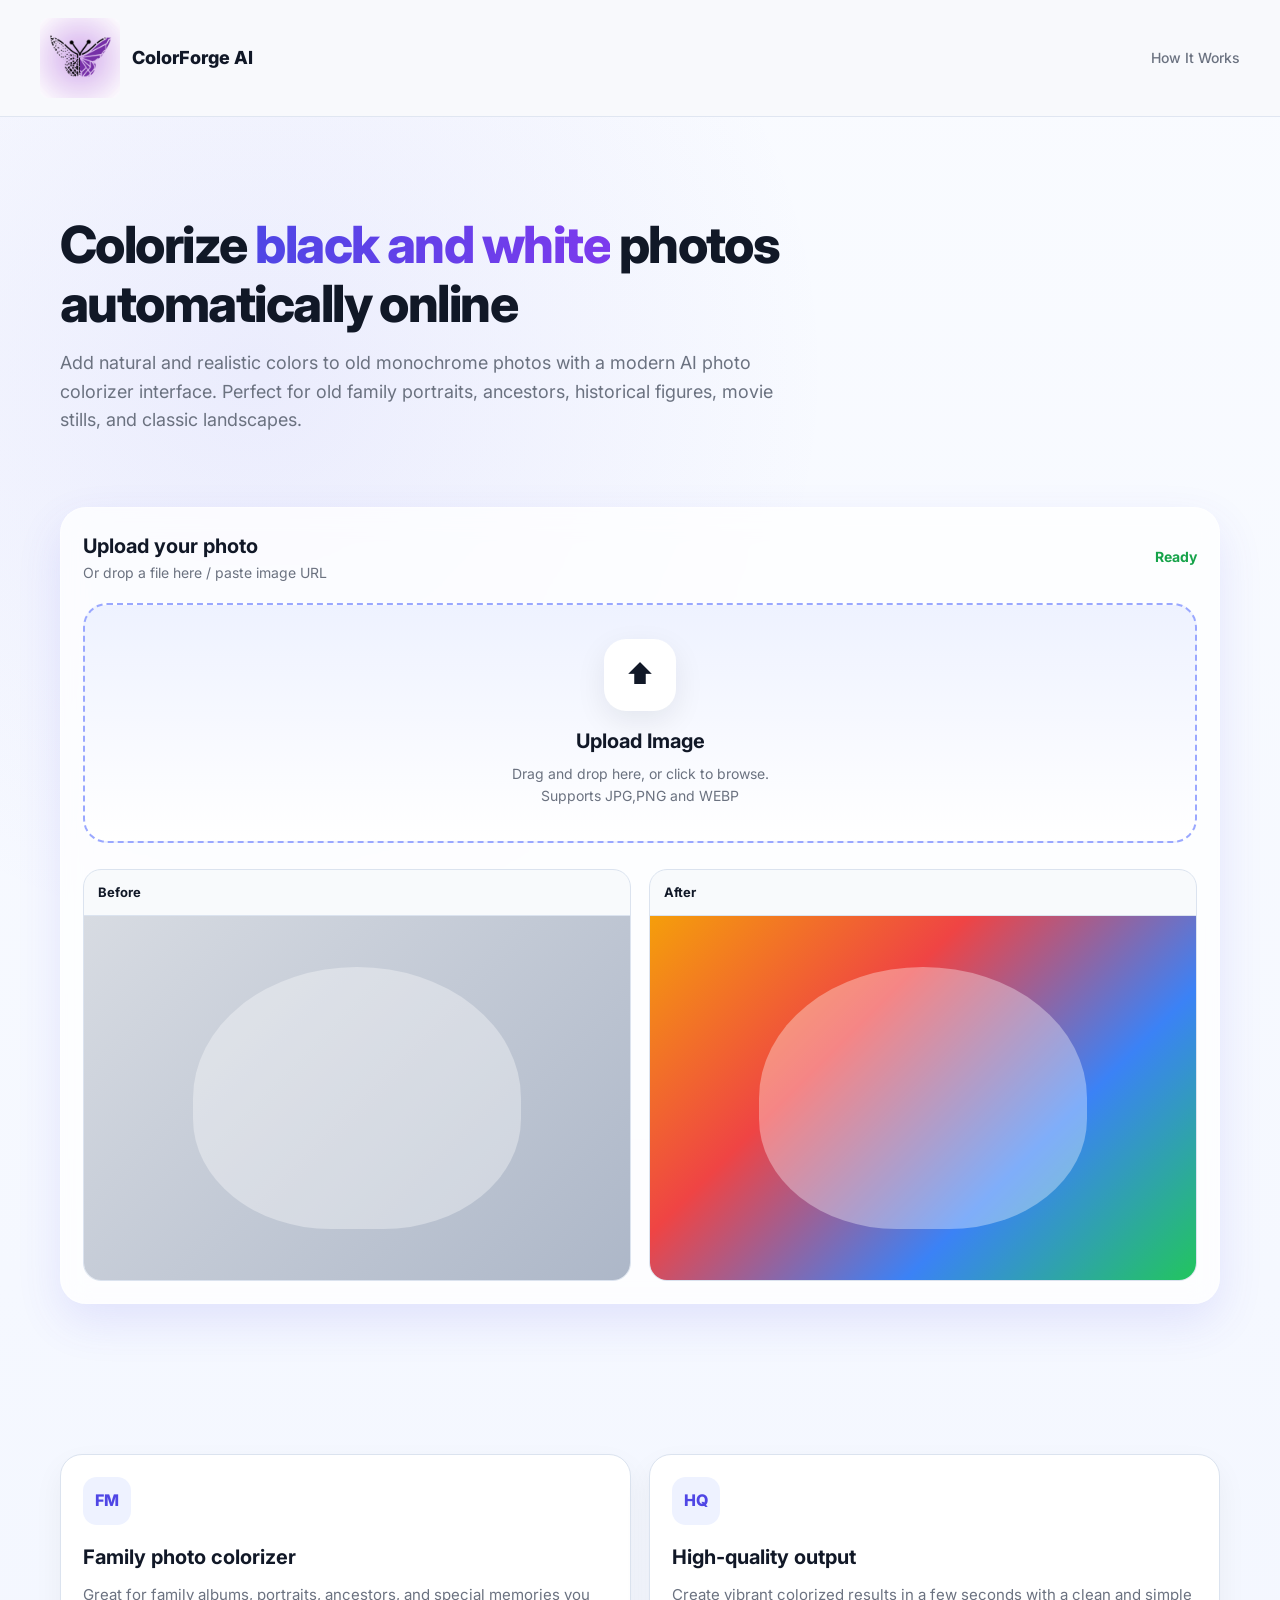
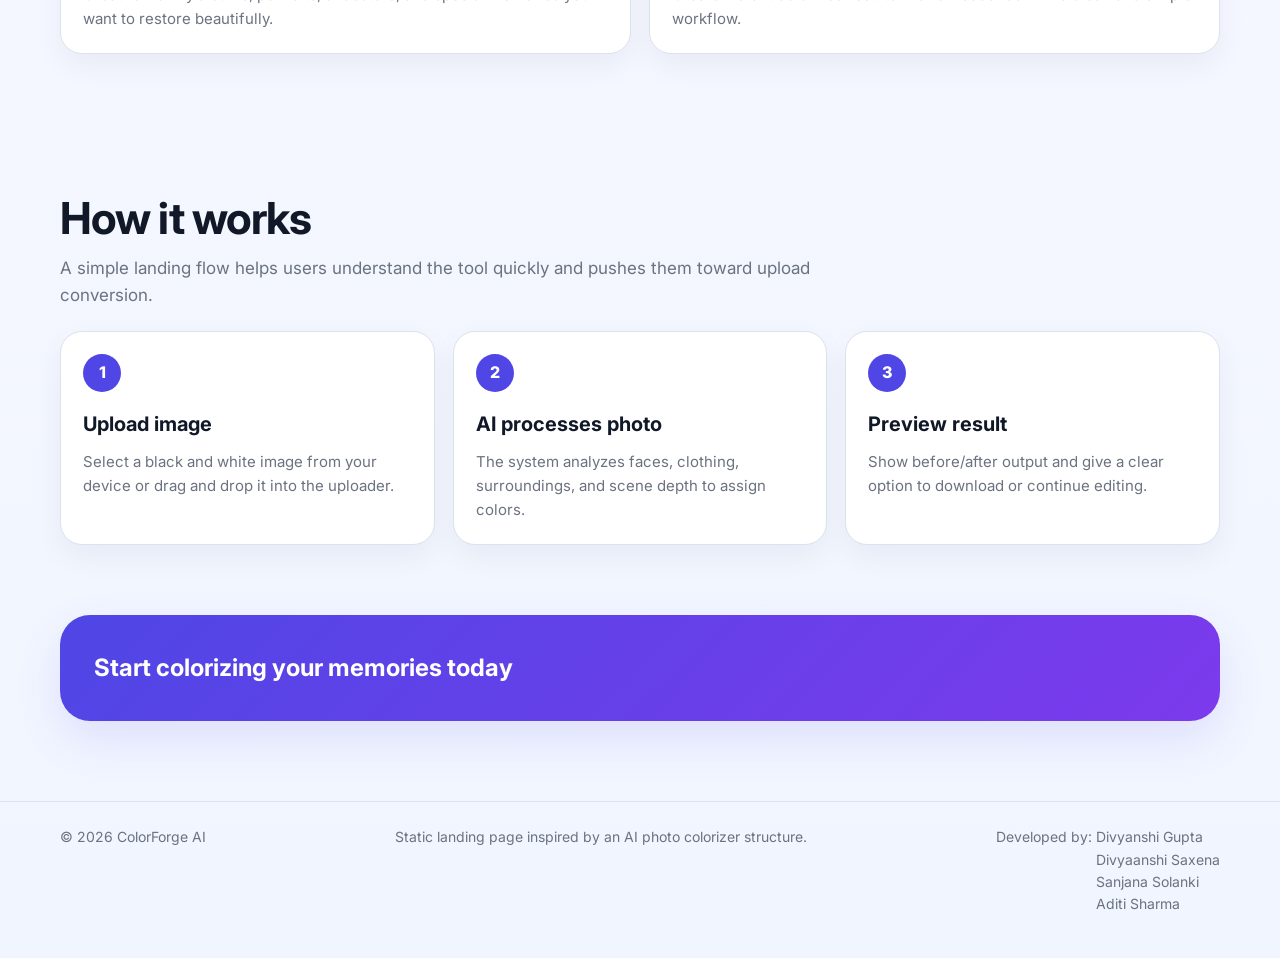
<file: Frontend/index.html>
<!DOCTYPE html>
<html lang="en" data-theme="light">
<head>
  <meta charset="UTF-8" />
 <meta name="viewport" content="width=device-width, initial-scale=1.0">
  <title>AI Photo Colorizer</title>

  <link rel="preconnect" href="https://fonts.googleapis.com">
  <link rel="preconnect" href="https://fonts.gstatic.com" crossorigin>
  <link href="https://fonts.googleapis.com/css2?family=Inter:wght@400;500;600;700;800&display=swap" rel="stylesheet">
    <link rel="stylesheet" href="style.css" />
</head> 
<body>
   

  <header class="navbar">
    <div class="container nav-inner">
     <div class="logo">
  <img src="logo.jpeg" alt="logo" class="logo-img">
  <div>ColorForge AI</div>
</div>
      <nav class="nav-links">
        <a href="#how">How It Works</a>
      </nav>

     
    </div>
  </header>
  <main>
    <section class="hero">
      <div class="container hero-grid">
        <div>
         <h1>
  Colorize <span>black and white</span> photos automatically online
</h1>
          <p>
            Add natural and realistic colors to old monochrome photos with a modern AI photo colorizer interface.
            Perfect for old family portraits, ancestors, historical figures, movie stills, and classic landscapes.
          </p>

         
        </div>

        <div class="upload-card" id="upload">
          <div class="upload-head">
            <div>
              <h3>Upload your photo</h3>
              <p style="color: var(--muted); font-size: 14px;">Or drop a file here / paste image URL</p>
            </div>
            <div class="status" id="statusText">Ready</div>
          </div>

          <div class="dropzone" id="dropzone">
            <div class="drop-icon">⬆</div>
            <strong>Upload Image</strong>
            <p>Drag and drop here, or click to browse.</p>
            <p>Supports JPG,PNG and WEBP</p>
            <input type="file" id="fileInput" accept="image/*" hidden />
          </div>

         

          <div class="compare">
            <div class="compare-box">
              <div class="label">Before</div>
              <div class="art before"></div>
            </div>
            <div class="compare-box">
              <div class="label">After</div>
              <div class="art after"></div>
            </div>
          </div>
        </div>
      </div>
    </section>

    <section class="section">
      <div class="container">
        <div class="grid-2">
          <div class="card">
            <div class="card-icon">FM</div>
            <h3>Family photo colorizer</h3>
            <p>
              Great for family albums, portraits, ancestors, and special memories you want to restore beautifully.
            </p>
          </div>

          <div class="card">
            <div class="card-icon">HQ</div>
            <h3>High-quality output</h3>
            <p>
              Create vibrant colorized results in a few seconds with a clean and simple workflow.
            </p>
          </div>
        </div>
      </div>
    </section>

    <section class="section steps" id="how">
      <div class="container">
        <div class="section-title">
          <h2>How it works</h2>
          <p>
            A simple landing flow helps users understand the tool quickly and pushes them toward upload conversion.
          </p>
        </div>

        <div class="grid-3">
          <div class="card">
            <div class="step-no">1</div>
            <h3>Upload image</h3>
            <p>Select a black and white image from your device or drag and drop it into the uploader.</p>
          </div>

          <div class="card">
            <div class="step-no">2</div>
            <h3>AI processes photo</h3>
            <p>The system analyzes faces, clothing, surroundings, and scene depth to assign colors.</p>
          </div>

          <div class="card">
            <div class="step-no">3</div>
            <h3>Preview result</h3>
            <p>Show before/after output and give a clear option to download or continue editing.</p>
          </div>
        </div>
      </div>
    </section>

    <section class="cta">
      <div class="container">
        <div class="cta-box">
          <div>
            <h2>Start colorizing your memories today</h2>
          </div> 
        </div>
      </div>
    </section>
  </main>

  <footer>
    <div class="container footer-inner">
      <div>© 2026 ColorForge AI</div>
      <div>Static landing page inspired by an AI photo colorizer structure.</div>
      <div>Developed by: Divyanshi Gupta <br>
        &nbsp; &nbsp; &nbsp; &nbsp; &nbsp; &nbsp;&nbsp;&nbsp;&nbsp;&nbsp;&nbsp;&nbsp;&nbsp;&nbsp;&nbsp;&nbsp;&nbsp;&nbsp;&nbsp; Divyaanshi Saxena<br>
        &nbsp; &nbsp; &nbsp; &nbsp; &nbsp; &nbsp;&nbsp;&nbsp;&nbsp;&nbsp;&nbsp;&nbsp;&nbsp;&nbsp;&nbsp;&nbsp;&nbsp;&nbsp;&nbsp; Sanjana Solanki<br>
        &nbsp; &nbsp; &nbsp; &nbsp; &nbsp; &nbsp;&nbsp;&nbsp;&nbsp;&nbsp;&nbsp;&nbsp;&nbsp;&nbsp;&nbsp;&nbsp;&nbsp;&nbsp;&nbsp; Aditi Sharma<br>
        
       
      </div>
    </div>
  </footer>
   <script src="script.js"></script>
</body>
</html>
</file>
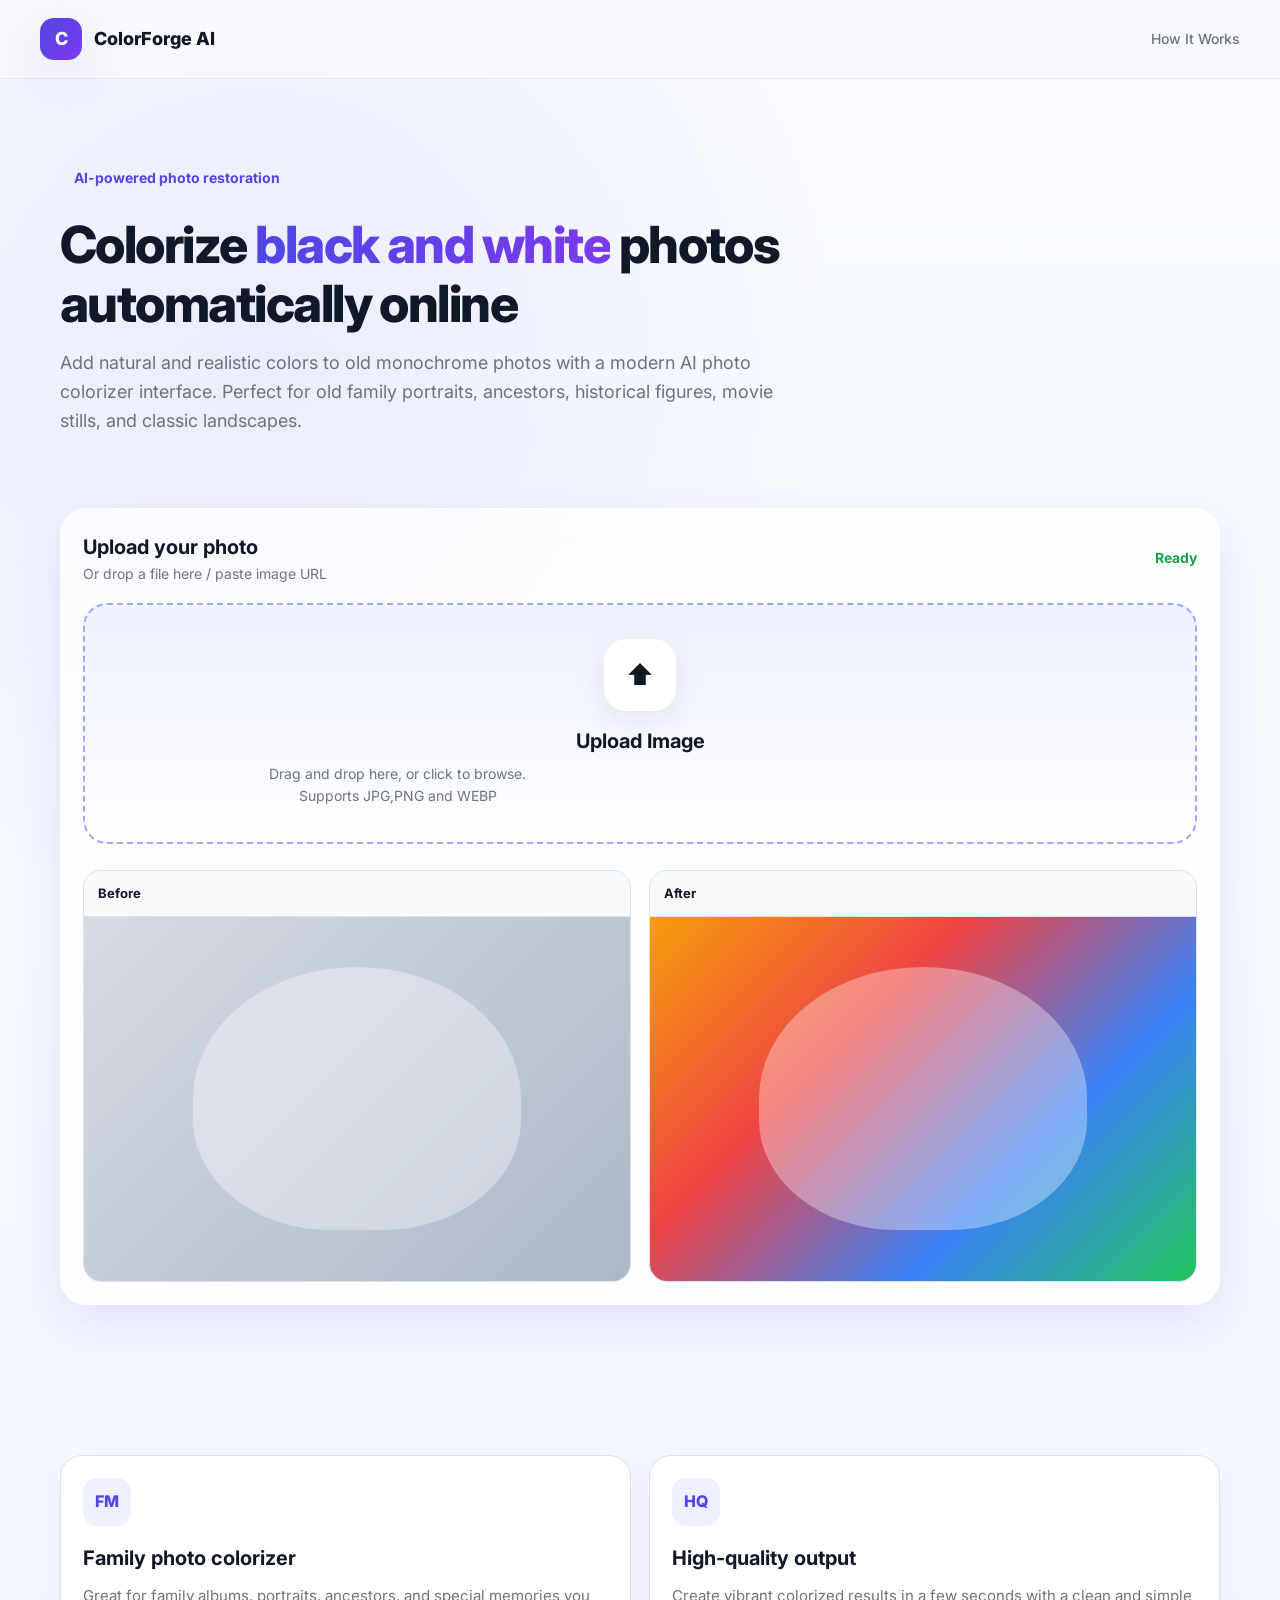
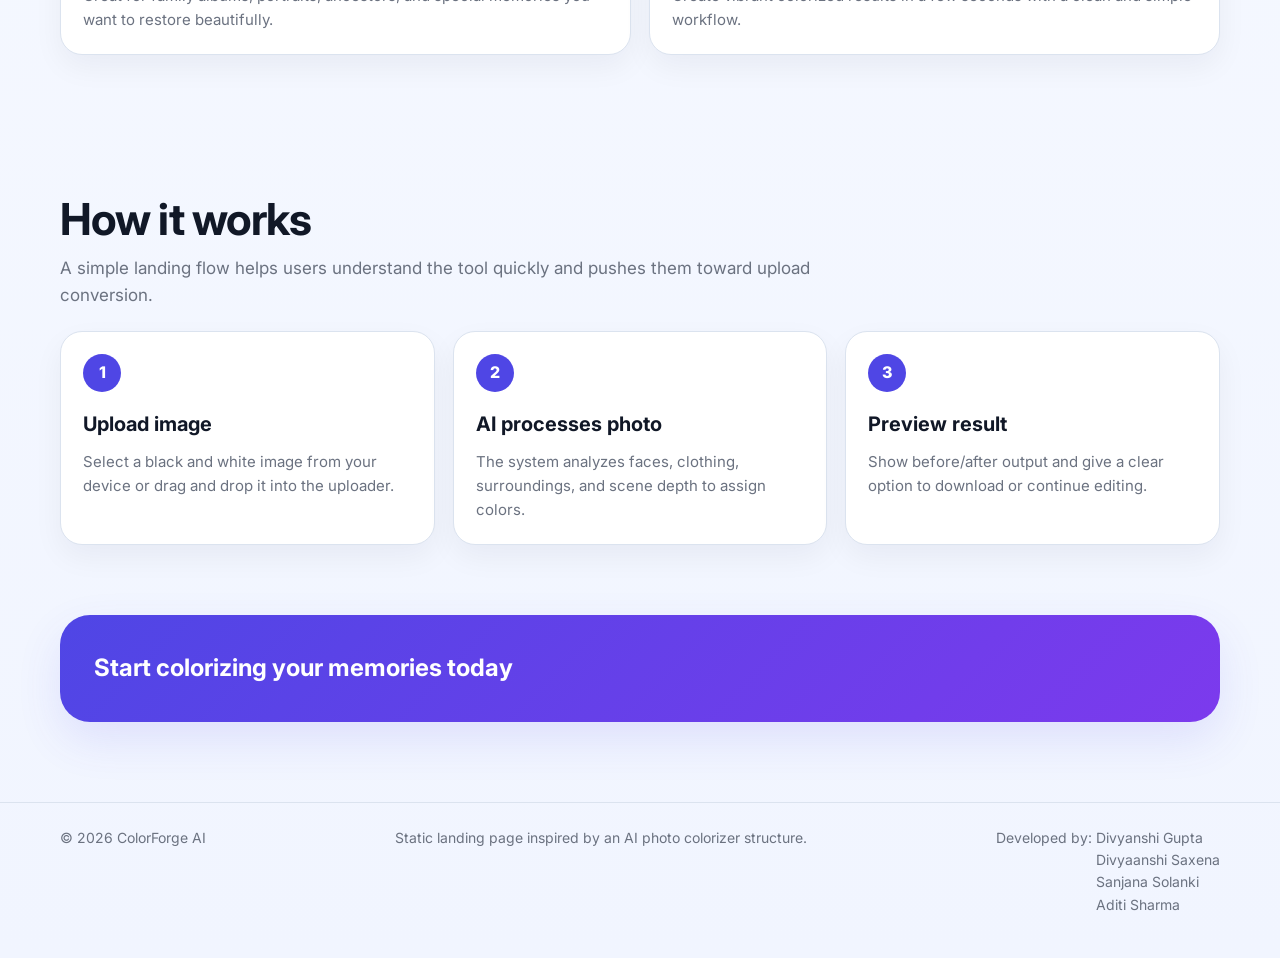
<file: Divyanshi_Gupta/frontend.html>
<!DOCTYPE html>
<html lang="en" data-theme="light">
<head>
  <meta charset="UTF-8" />
 <meta name="viewport" content="width=device-width, initial-scale=1.0">
  <title>AI Photo Colorizer</title>

  <link rel="preconnect" href="https://fonts.googleapis.com">
  <link rel="preconnect" href="https://fonts.gstatic.com" crossorigin>
  <link href="https://fonts.googleapis.com/css2?family=Inter:wght@400;500;600;700;800&display=swap" rel="stylesheet">

  <style>
    :root {
      --bg: #f7f9fc;
      --card: #ffffff;
      --soft: #eef2ff;
      --text: #111827;
      --muted: #6b7280;
      --border: #dbe3ef;
      --primary: #4f46e5;
      --primary-dark: #4338ca;
      --success: #16a34a;
      --radius: 18px;
      --shadow: 0 18px 45px rgba(79, 70, 229, 0.12);
      --container: 1180px;
    }

    * {
      box-sizing: border-box;
      margin: 0;
      padding: 0;
    }

    html {
      scroll-behavior: smooth;
    }

    body {
      font-family: "Inter", sans-serif;
        background: linear-gradient(180deg, #f9fbff 0%, #f1f5ff 100%);
      color: var(--text);
      line-height: 1.6;
    }

    img {
      max-width: 100%;
      display: block;
    }

    a {
      text-decoration: none;
      color: inherit;
    }

   .container{
  width: 100%;
  max-width: 1200px;
  margin: 0 auto;
  padding: 0 20px;
}
    .navbar {
      position: sticky;
      top: 0;
      z-index: 50;
      background: rgba(247, 249, 252, 0.88);
      backdrop-filter: blur(14px);
      border-bottom: 1px solid rgba(219, 227, 239, 0.8);
    }

    .nav-inner {
      display: flex;
      align-items: center;
      justify-content: space-between;
      padding: 18px 0;
      gap: 20px;
    }

    .logo {
      display: flex;
      align-items: center;
      gap: 12px;
      font-weight: 800;
      font-size: 18px;
    }

    .logo-badge {
      width: 42px;
      height: 42px;
      border-radius: 14px;
      background: linear-gradient(135deg, #4f46e5, #7c3aed);
      color: white;
      display: grid;
      place-items: center;
      box-shadow: var(--shadow);
    }

    .nav-links {
      display: flex;
      gap: 24px;
      color: var(--muted);
      font-size: 14px;
      font-weight: 500;
    }

    .nav-btn {
      background: var(--primary);
      color: white;
      padding: 12px 18px;
      border-radius: 999px;
      font-weight: 700;
      border: none;
      cursor: pointer;
    }
    .hero {
  padding: 100px 0 80px;
  background: radial-gradient(circle at 20% 20%, rgba(79,70,229,0.08), transparent 40%);
  width:100%;
}
.upload-card {
  width: 100%;
}



    .hero-grid {
      display: grid;
     grid-template-columns: 1fr;
      gap: 32px;
      align-items: center;
      
    }

    .tag {
      display: inline-flex;
      align-items: center;
      gap: 8px;
      background: var(--soft);
      color: var(--primary);
      padding: 8px 14px;
      border-radius: 999px;
      font-weight: 700;
      font-size: 14px;
    }

   h1 {
   font-size: clamp(36px, 4vw, 52px);
  font-weight: 800;
  letter-spacing: -0.03em;
  line-height: 1.15;
  margin: 18px 0 16px;
  max-width: 28ch;   /* was 20ch → now more natural */
}
.hero-grid > div:first-child {
  margin-top: -20px;
}
 h1 span {
  background: linear-gradient(90deg, #4f46e5, #7c3aed);
  -webkit-background-clip: text;
  -webkit-text-fill-color: transparent;
}
    .hero p {
      color: var(--muted);
      font-size: 18px;
      max-width: 65ch;
    }


    .btn {
      padding: 14px 22px;
      border-radius: 999px;
      font-weight: 700;
      border: none;
      cursor: pointer;
      transition: 0.2s ease;
    }

    .btn-primary {
      background: var(--primary);
      color: white;
      box-shadow: var(--shadow);
    }

    .btn-primary:hover {
      background: var(--primary-dark);
    }

    .btn-secondary {
      background: white;
      color: var(--text);
      border: 1px solid var(--border);
    }

    .upload-card {
      background: rgba(255,255,255,0.75);
      backdrop-filter: blur(14px);
      border: 1px solid rgba(255,255,255,0.4);  
      border-radius: 26px;
      padding: 22px;
      box-shadow: var(--shadow);
      margin-top: 40px;
       width: 100%;
    }

    .upload-head {
      display: flex;
      justify-content: space-between;
      align-items: center;
      margin-bottom: 18px;
      gap: 12px;
    }

    .upload-head h3 {
      font-size: 20px;
    }

    .status {
      color: var(--success);
      font-weight: 700;
      font-size: 14px;
    }

    .dropzone {
      border: 2px dashed #9aa8ff;
      border-radius: 24px;
      padding: 34px 20px;
      text-align: center;
      background: linear-gradient(180deg, #eef2ff 0%, #ffffff 100%);
      cursor: pointer;
      transition: 0.2s ease;
    }

    .dropzone:hover {
      transform: translateY(-2px);
    }

    .drop-icon {
      width: 72px;
      height: 72px;
      border-radius: 22px;
      display: grid;
      place-items: center;
      background: white;
      box-shadow: 0 10px 30px rgba(17, 24, 39, 0.08);
      margin: 0 auto 14px;
      font-size: 28px;
    }

    .dropzone strong {
      display: block;
      font-size: 20px;
      margin-bottom: 6px;
    }

    .dropzone p {
      color: var(--muted);
      font-size: 14px;
    }

    .demo-links {
      margin-top: 16px;
      color: var(--muted);
      font-size: 14px;
    }


    .compare {
  display: grid;
  grid-template-columns: 1fr 1fr;
  gap: 18px;
  margin-top: 26px;
}

    .compare-box {
      background: #f8fafc;
      border: 1px solid var(--border);
      border-radius: 18px;
      overflow: hidden;
    }

    .compare-box .label {
      padding: 12px 14px;
      font-size: 13px;
      font-weight: 700;
      border-bottom: 1px solid var(--border);
    }

    .art {
  aspect-ratio: 3/2;   /* bigger height */
  min-height: 220px;   /* force size */
  position: relative;
}

    .art.before {
      background: linear-gradient(135deg, #d7dbe2, #adb7c8);
    }

    .art.after {
      background: linear-gradient(135deg, #f59e0b, #ef4444 35%, #3b82f6 68%, #22c55e);
    }

    .art::before {
      content: "";
      position: absolute;
      inset: 14% 20%;
      border-radius: 50% 50% 42% 42%;
      background: rgba(255, 255, 255, 0.35);
    }

    .section {
      padding: 70px 0;
    }

    .section-title {
      margin-bottom: 22px;
      max-width: 760px;
    }

    .section-title h2 {
      font-size: clamp(30px, 4vw, 44px);
      line-height: 1.1;
      letter-spacing: -0.02em;
      margin-bottom: 12px;
    }

    .section-title p {
      color: var(--muted);
      font-size: 17px;
    }

    .grid-3 {
      display: grid;
      grid-template-columns: repeat(3, 1fr);
      gap: 18px;
    }

    .grid-2 {
      display: grid;
      grid-template-columns: repeat(2, 1fr);
      gap: 18px;
    }

    .card {
      background: white;
      border: 1px solid var(--border);
      border-radius: 22px;
      padding: 22px;
      box-shadow: 0 12px 30px rgba(17, 24, 39, 0.05);
    }

    .card-icon {
      width: 48px;
      height: 48px;
      border-radius: 14px;
      background: var(--soft);
      color: var(--primary);
      display: grid;
      place-items: center;
      font-weight: 800;
      margin-bottom: 16px;
    }

    .card h3 {
      margin-bottom: 10px;
      font-size: 20px;
    }

    .card p {
      color: var(--muted);
      font-size: 15px;
    }

    .steps .step-no {
      width: 38px;
      height: 38px;
      border-radius: 50%;
      display: grid;
      place-items: center;
      background: var(--primary);
      color: white;
      font-weight: 800;
      margin-bottom: 16px;
    }

    .cta {
      padding-bottom: 80px;
    }

    .cta-box {
      background: linear-gradient(135deg, #4f46e5, #7c3aed);
      color: white;
      padding: 34px;
      border-radius: 30px;
      display: flex;
      align-items: center;
      justify-content: space-between;
      gap: 18px;
      box-shadow: var(--shadow);
    }
    .cta-box p {
      color: rgba(255,255,255,0.88);
      margin-top: 10px;
      max-width: 58ch;
    }

    .cta-box .btn-secondary {
      background: white;
      border: none;
    }

    footer {
      border-top: 1px solid var(--border);
      padding: 24px 0 42px;
      color: var(--muted);
      font-size: 14px;
    }

    .footer-inner {
      display: flex;
      justify-content: space-between;
      gap: 16px;
      flex-wrap: wrap;
    }

    @media (max-width: 980px) {
      .grid-3,
      .grid-2,
      .compare,
      .cta-box,
      .hero-grid{
        grid-template-columns: 1fr;
        flex-direction: column;
        align-items: flex-start;
      }

      .nav-links {
        display: none;
      }

      h1 {
        max-width: 100%;
      }
    }

    @media (max-width: 640px) {
      .hero {
        padding-top: 48px;
      }

      .hero-actions .btn,
      .nav-btn {
        width: 100%;
        text-align: center;
      }

      .upload-card {
        padding: 16px;
      }

      .dropzone {
        padding: 24px 16px;
      }
      .hero-container{
  width:100%;
  max-width:1180px;
  margin-inline:auto;
  padding-inline:16px;
}
.compare-box {
  background: #f8fafc;
  border: 1px solid var(--border);
  border-radius: 18px;
  overflow: hidden;
  padding: 6px;
}
.dropzone:hover {
  transform: translateY(-3px) scale(1.01);
  box-shadow: 0 12px 30px rgba(79,70,229,0.15);
}
.compare {
  width: 100%;
}
.upload-card {
  margin-top: 40px;
}
.hero-grid {
  text-align: center;
}
    }
  </style>
</head>
<body>

  <header class="navbar">
    <div class="container nav-inner">
      <div class="logo">
        <div class="logo-badge">C</div>
        <div>ColorForge AI</div>
      </div>

      <nav class="nav-links">
        <a href="#how">How It Works</a>
      </nav>

     
    </div>
  </header>

  <main>
    <section class="hero">
      <div class="container hero-grid">
        <div>
          <div class="tag">AI-powered photo restoration</div>
         <h1>
  Colorize <span>black and white</span> photos automatically online
</h1>
          <p>
            Add natural and realistic colors to old monochrome photos with a modern AI photo colorizer interface.
            Perfect for old family portraits, ancestors, historical figures, movie stills, and classic landscapes.
          </p>

         
        </div>

        <div class="upload-card" id="upload">
          <div class="upload-head">
            <div>
              <h3>Upload your photo</h3>
              <p style="color: var(--muted); font-size: 14px;">Or drop a file here / paste image URL</p>
            </div>
            <div class="status" id="statusText">Ready</div>
          </div>

          <div class="dropzone" id="dropzone">
            <div class="drop-icon">⬆</div>
            <strong>Upload Image</strong>
            <p>Drag and drop here, or click to browse.</p>
            <p>Supports JPG,PNG and WEBP</p>
            <input type="file" id="fileInput" accept="image/*" hidden />
          </div>

         

          <div class="compare">
            <div class="compare-box">
              <div class="label">Before</div>
              <div class="art before"></div>
            </div>
            <div class="compare-box">
              <div class="label">After</div>
              <div class="art after"></div>
            </div>
          </div>
        </div>
      </div>
    </section>

    <section class="section">
      <div class="container">
        <div class="grid-2">
          <div class="card">
            <div class="card-icon">FM</div>
            <h3>Family photo colorizer</h3>
            <p>
              Great for family albums, portraits, ancestors, and special memories you want to restore beautifully.
            </p>
          </div>

          <div class="card">
            <div class="card-icon">HQ</div>
            <h3>High-quality output</h3>
            <p>
              Create vibrant colorized results in a few seconds with a clean and simple workflow.
            </p>
          </div>
        </div>
      </div>
    </section>

    <section class="section steps" id="how">
      <div class="container">
        <div class="section-title">
          <h2>How it works</h2>
          <p>
            A simple landing flow helps users understand the tool quickly and pushes them toward upload conversion.
          </p>
        </div>

        <div class="grid-3">
          <div class="card">
            <div class="step-no">1</div>
            <h3>Upload image</h3>
            <p>Select a black and white image from your device or drag and drop it into the uploader.</p>
          </div>

          <div class="card">
            <div class="step-no">2</div>
            <h3>AI processes photo</h3>
            <p>The system analyzes faces, clothing, surroundings, and scene depth to assign colors.</p>
          </div>

          <div class="card">
            <div class="step-no">3</div>
            <h3>Preview result</h3>
            <p>Show before/after output and give a clear option to download or continue editing.</p>
          </div>
        </div>
      </div>
    </section>

    <section class="cta">
      <div class="container">
        <div class="cta-box">
          <div>
            <h2>Start colorizing your memories today</h2>
          </div> 
        </div>
      </div>
    </section>
  </main>

  <footer>
    <div class="container footer-inner">
      <div>© 2026 ColorForge AI</div>
      <div>Static landing page inspired by an AI photo colorizer structure.</div>
      <div>Developed by: Divyanshi Gupta <br>
        &nbsp; &nbsp; &nbsp; &nbsp; &nbsp; &nbsp;&nbsp;&nbsp;&nbsp;&nbsp;&nbsp;&nbsp;&nbsp;&nbsp;&nbsp;&nbsp;&nbsp;&nbsp;&nbsp; Divyaanshi Saxena<br>
        &nbsp; &nbsp; &nbsp; &nbsp; &nbsp; &nbsp;&nbsp;&nbsp;&nbsp;&nbsp;&nbsp;&nbsp;&nbsp;&nbsp;&nbsp;&nbsp;&nbsp;&nbsp;&nbsp; Sanjana Solanki<br>
        &nbsp; &nbsp; &nbsp; &nbsp; &nbsp; &nbsp;&nbsp;&nbsp;&nbsp;&nbsp;&nbsp;&nbsp;&nbsp;&nbsp;&nbsp;&nbsp;&nbsp;&nbsp;&nbsp; Aditi Sharma<br>
        
       
      </div>
    </div>
  </footer>

  <script>
    const dropzone = document.getElementById("dropzone");
    const fileInput = document.getElementById("fileInput");
    const statusText = document.getElementById("statusText");

    dropzone.addEventListener("click", () => fileInput.click());

    fileInput.addEventListener("change", () => {
      const file = fileInput.files[0];
      if (file) {
        statusText.textContent = "Selected: " + file.name;
      }
    });

    ["dragenter", "dragover"].forEach(eventName => {
      dropzone.addEventListener(eventName, e => {
        e.preventDefault();
        dropzone.style.borderColor = "#4f46e5";
      });
    });

    ["dragleave", "drop"].forEach(eventName => {
      dropzone.addEventListener(eventName, e => {
        e.preventDefault();
        dropzone.style.borderColor = "#9aa8ff";
      });
    });

    dropzone.addEventListener("drop", e => {
      const files = e.dataTransfer.files;
      if (files.length > 0) {
        fileInput.files = files;
        statusText.textContent = "Selected: " + files[0].name;
      }
    });
  </script>
</body>
</html>
</file>
<file: Frontend/style.css>
:root {
      --bg: #f7f9fc;
      --card: #ffffff;
      --soft: #eef2ff;
      --text: #111827;
      --muted: #6b7280;
      --border: #dbe3ef;
      --primary: #4f46e5;
      --primary-dark: #4338ca;
      --success: #16a34a;
      --radius: 18px;
      --shadow: 0 18px 45px rgba(79, 70, 229, 0.12);
      --container: 1180px;
    }
 .logo-img {
  width: 80px;
  height: 80px;
  object-fit: cover;   /* contain ki jagah yeh better hai corners ke liye */
  border-radius: 8px;  /* adjust karo: 6px, 10px, 50% (circle) */
}
    * {
      box-sizing: border-box;
      margin: 0;
      padding: 0;
    }

    html {
      scroll-behavior: smooth;
    }

    body {
      font-family: "Inter", sans-serif;
        background: linear-gradient(180deg, #f9fbff 0%, #f1f5ff 100%);
      color: var(--text);
      line-height: 1.6;
    }

    img {
      max-width: 100%;
      display: block;
    }

    a {
      text-decoration: none;
      color: inherit;
    }

   .container{
  width: 100%;
  max-width: 1200px;
  margin: 0 auto;
  padding: 0 20px;
}
    .navbar {
      position: sticky;
      top: 0;
      z-index: 50;
      background: rgba(247, 249, 252, 0.88);
      backdrop-filter: blur(14px);
      border-bottom: 1px solid rgba(219, 227, 239, 0.8);
    }

    .nav-inner {
      display: flex;
      align-items: center;
      justify-content: space-between;
      padding: 18px 0;
      gap: 20px;
    }

    .logo {
      display: flex;
      align-items: center;
      gap: 12px;
      font-weight: 800;
      font-size: 18px;
    }

    .logo-badge {
      width: 42px;
      height: 42px;
      border-radius: 14px;
      background: linear-gradient(135deg, #4f46e5, #7c3aed);
      color: white;
      display: grid;
      place-items: center;
      box-shadow: var(--shadow);
    }

    .nav-links {
      display: flex;
      gap: 24px;
      color: var(--muted);
      font-size: 14px;
      font-weight: 500;
    }

    .nav-btn {
      background: var(--primary);
      color: white;
      padding: 12px 18px;
      border-radius: 999px;
      font-weight: 700;
      border: none;
      cursor: pointer;
    }
    .hero {
  padding: 100px 0 80px;
  background: radial-gradient(circle at 20% 20%, rgba(79,70,229,0.08), transparent 40%);
  width:100%;
}
.upload-card {
  width: 100%;
}



    .hero-grid {
      display: grid;
     grid-template-columns: 1fr;
      gap: 32px;
      align-items: center;
      
    }

    .tag {
      display: inline-flex;
      align-items: center;
      gap: 8px;
      background: var(--soft);
      color: var(--primary);
      padding: 8px 14px;
      border-radius: 999px;
      font-weight: 700;
      font-size: 14px;
    }

   h1 {
   font-size: clamp(36px, 4vw, 52px);
  font-weight: 800;
  letter-spacing: -0.03em;
  line-height: 1.15;
  margin: 18px 0 16px;
  max-width: 28ch;   /* was 20ch → now more natural */
}
.hero-grid > div:first-child {
  margin-top: -20px;
}
  h1 span {
  background: linear-gradient(90deg, #4f46e5, #7c3aed);
  background-clip: text;
  -webkit-background-clip: text;
  color: transparent;
}

    .hero p {
      color: var(--muted);
      font-size: 18px;
      max-width: 65ch;
    }


    .btn {
      padding: 14px 22px;
      border-radius: 999px;
      font-weight: 700;
      border: none;
      cursor: pointer;
      transition: 0.2s ease;
    }

    .btn-primary {
      background: var(--primary);
      color: white;
      box-shadow: var(--shadow);
    }

    .btn-primary:hover {
      background: var(--primary-dark);
    }

    .btn-secondary {
      background: white;
      color: var(--text);
      border: 1px solid var(--border);
    }

    .upload-card {
      background: rgba(255,255,255,0.75);
      backdrop-filter: blur(14px);
      border: 1px solid rgba(255,255,255,0.4);  
      border-radius: 26px;
      padding: 22px;
      box-shadow: var(--shadow);
      margin-top: 40px;
       width: 100%;
    }

    .upload-head {
      display: flex;
      justify-content: space-between;
      align-items: center;
      margin-bottom: 18px;
      gap: 12px;
    }

    .upload-head h3 {
      font-size: 20px;
    }

    .status {
      color: var(--success);
      font-weight: 700;
      font-size: 14px;
    }

    .dropzone {
      border: 2px dashed #9aa8ff;
      border-radius: 24px;
      padding: 34px 20px;
      text-align: center;
      background: linear-gradient(180deg, #eef2ff 0%, #ffffff 100%);
      cursor: pointer;
      transition: 0.2s ease;
      display: flex;
      flex-direction: column;
      align-items: center;   /* horizontal center */
      justify-content: center; /* vertical balance */
    }

    .dropzone:hover {
      transform: translateY(-2px);
    }

    .drop-icon {
      width: 72px;
      height: 72px;
      border-radius: 22px;
      display: grid;
      place-items: center;
      background: white;
      box-shadow: 0 10px 30px rgba(17, 24, 39, 0.08);
      margin: 0 auto 14px;
      font-size: 28px;
    }

    .dropzone strong {
      display: block;
      font-size: 20px;
      margin-bottom: 6px;
    }

    .dropzone p {
      color: var(--muted);
      font-size: 14px;
    }

    .demo-links {
      margin-top: 16px;
      color: var(--muted);
      font-size: 14px;
    }


    .compare {
  display: grid;
  grid-template-columns: 1fr 1fr;
  gap: 18px;
  margin-top: 26px;
}

    .compare-box {
      background: #f8fafc;
      border: 1px solid var(--border);
      border-radius: 18px;
      overflow: hidden;
    }

    .compare-box .label {
      padding: 12px 14px;
      font-size: 13px;
      font-weight: 700;
      border-bottom: 1px solid var(--border);
    }

    .art {
  aspect-ratio: 3/2;   /* bigger height */
  min-height: 220px;   /* force size */
  position: relative;
}

    .art.before {
      background: linear-gradient(135deg, #d7dbe2, #adb7c8);
    }

    .art.after {
      background: linear-gradient(135deg, #f59e0b, #ef4444 35%, #3b82f6 68%, #22c55e);
    }

    .art::before {
      content: "";
      position: absolute;
      inset: 14% 20%;
      border-radius: 50% 50% 42% 42%;
      background: rgba(255, 255, 255, 0.35);
    }

    .section {
      padding: 70px 0;
    }

    .section-title {
      margin-bottom: 22px;
      max-width: 760px;
    }

    .section-title h2 {
      font-size: clamp(30px, 4vw, 44px);
      line-height: 1.1;
      letter-spacing: -0.02em;
      margin-bottom: 12px;
    }

    .section-title p {
      color: var(--muted);
      font-size: 17px;
    }

    .grid-3 {
      display: grid;
      grid-template-columns: repeat(3, 1fr);
      gap: 18px;
    }

    .grid-2 {
      display: grid;
      grid-template-columns: repeat(2, 1fr);
      gap: 18px;
    }

    .card {
      background: white;
      border: 1px solid var(--border);
      border-radius: 22px;
      padding: 22px;
      box-shadow: 0 12px 30px rgba(17, 24, 39, 0.05);
    }

    .card-icon {
      width: 48px;
      height: 48px;
      border-radius: 14px;
      background: var(--soft);
      color: var(--primary);
      display: grid;
      place-items: center;
      font-weight: 800;
      margin-bottom: 16px;
    }

    .card h3 {
      margin-bottom: 10px;
      font-size: 20px;
    }

    .card p {
      color: var(--muted);
      font-size: 15px;
    }

    .steps .step-no {
      width: 38px;
      height: 38px;
      border-radius: 50%;
      display: grid;
      place-items: center;
      background: var(--primary);
      color: white;
      font-weight: 800;
      margin-bottom: 16px;
    }

    .cta {
      padding-bottom: 80px;
    }

    .cta-box {
      background: linear-gradient(135deg, #4f46e5, #7c3aed);
      color: white;
      padding: 34px;
      border-radius: 30px;
      display: flex;
      align-items: center;
      justify-content: space-between;
      gap: 18px;
      box-shadow: var(--shadow);
    }
    .cta-box p {
      color: rgba(255,255,255,0.88);
      margin-top: 10px;
      max-width: 58ch;
    }

    .cta-box .btn-secondary {
      background: white;
      border: none;
    }

    footer {
      border-top: 1px solid var(--border);
      padding: 24px 0 42px;
      color: var(--muted);
      font-size: 14px;
    }

    .footer-inner {
      display: flex;
      justify-content: space-between;
      gap: 16px;
      flex-wrap: wrap;
    }

    @media (max-width: 980px) {
      .grid-3,
      .grid-2,
      .compare,
      .cta-box,
      .hero-grid{
        grid-template-columns: 1fr;
        flex-direction: column;
        align-items: flex-start;
      }

      .nav-links {
        display: none;
      }

      h1 {
        max-width: 100%;
      }
    }

    @media (max-width: 640px) {
      .hero {
        padding-top: 48px;
      }

      .hero-actions .btn,
      .nav-btn {
        width: 100%;
        text-align: center;
      }

      .upload-card {
        padding: 16px;
      }

      .dropzone {
        padding: 24px 16px;
      }
      .hero-container{
  width:100%;
  max-width:1180px;
  margin-inline:auto;
  padding-inline:16px;
}
.compare-box {
  background: #f8fafc;
  border: 1px solid var(--border);
  border-radius: 18px;
  overflow: hidden;
  padding: 6px;
}
.dropzone:hover {
  transform: translateY(-3px) scale(1.01);
  box-shadow: 0 12px 30px rgba(79,70,229,0.15);
}
.compare {
  width: 100%;
}
.upload-card {
  margin-top: 40px;
}
.hero-grid {
  text-align: center;
}
    }
</file>
